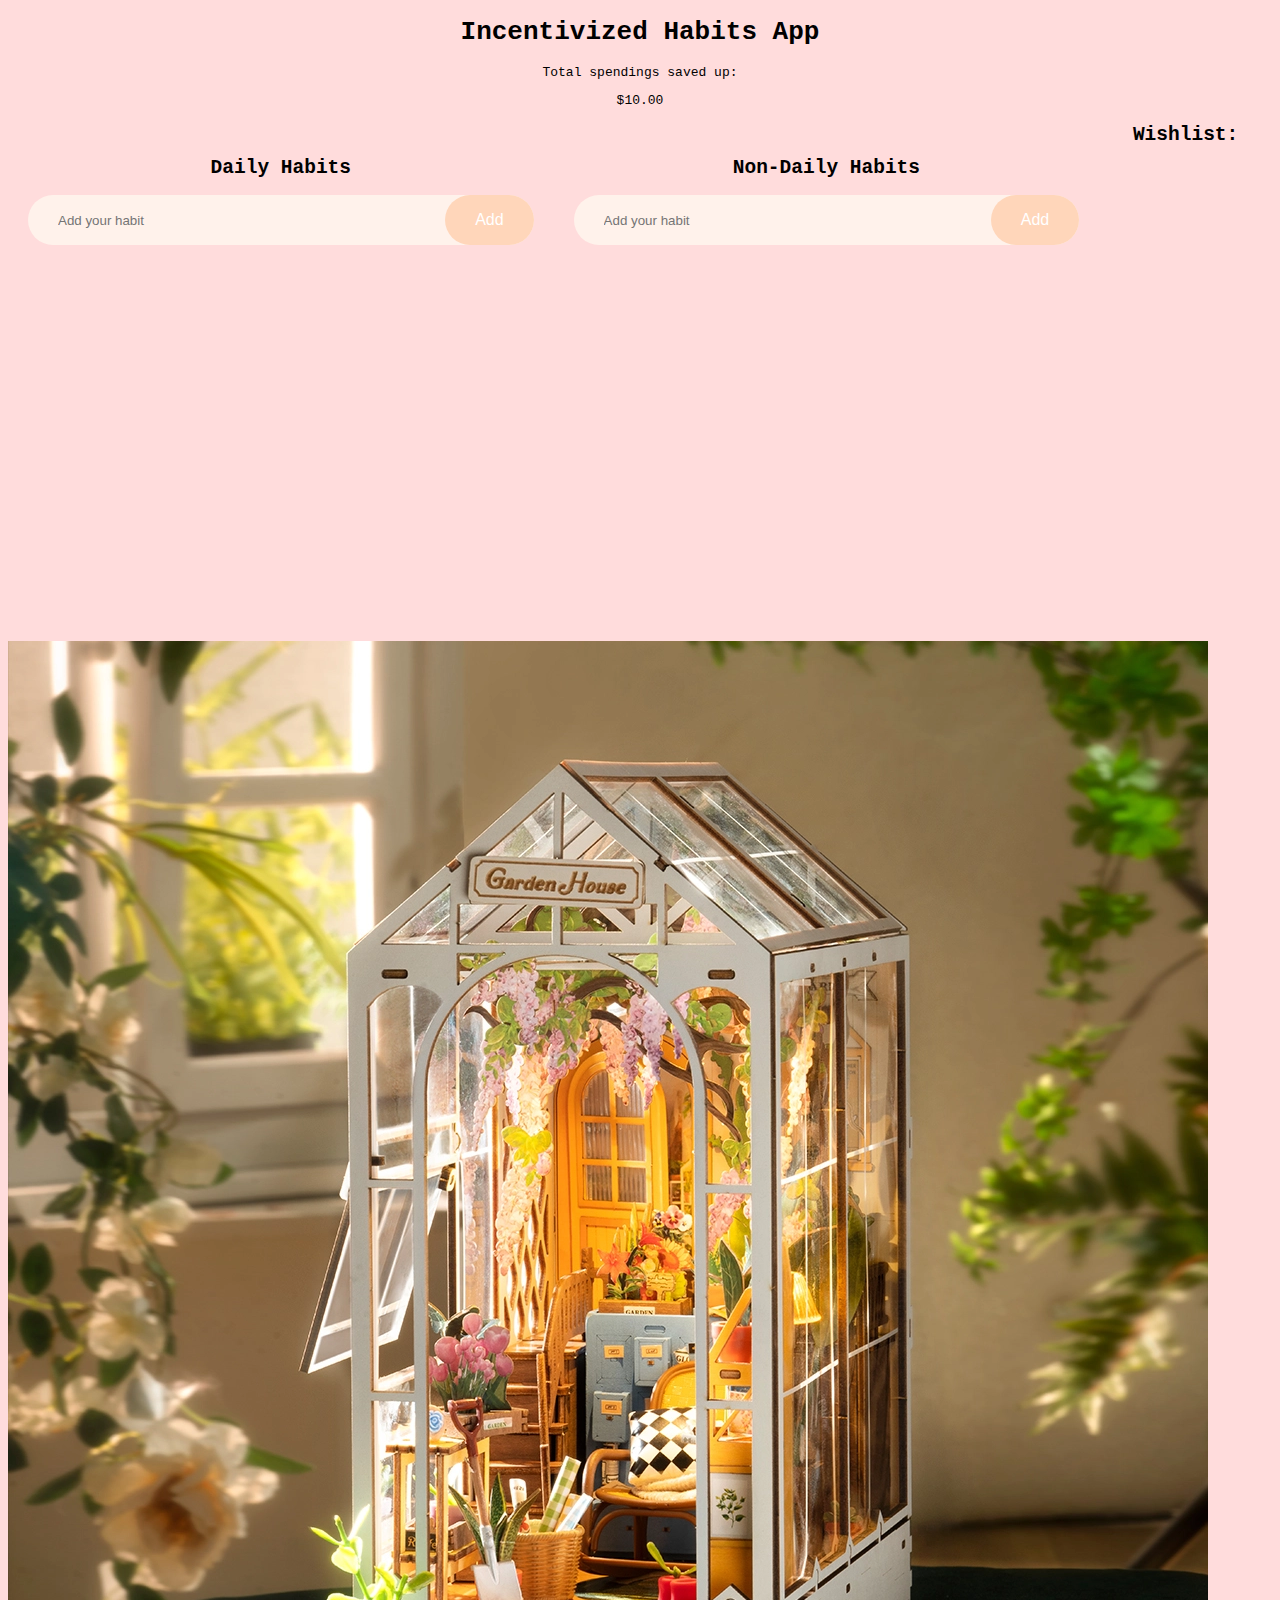
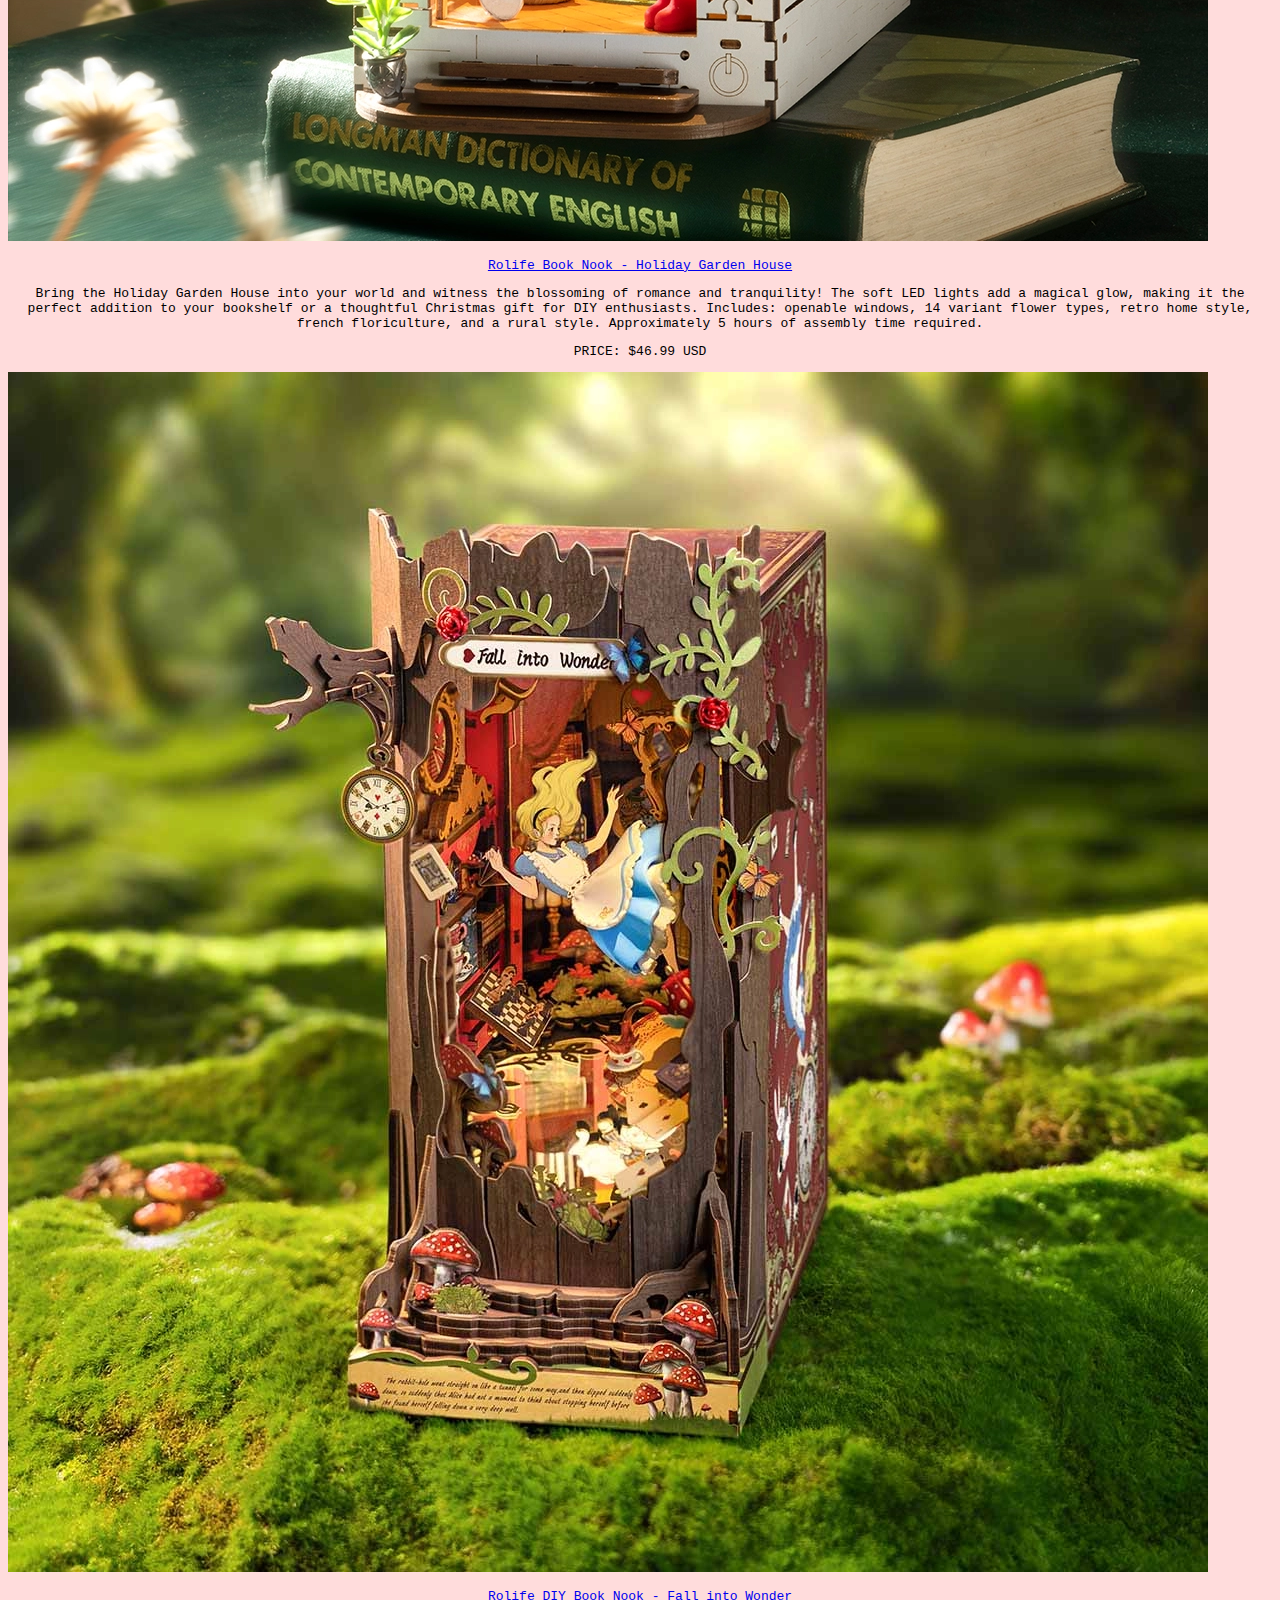
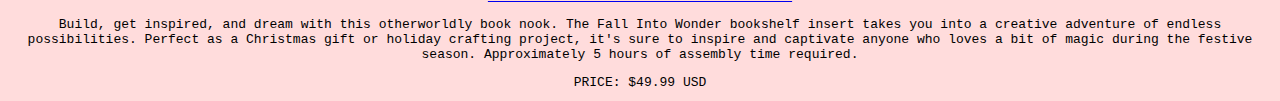
<file: index.html>
<!DOCTYPE html>
<html lang="en">
<head>
    <meta charset="UTF-8">
    <meta name="viewport" content="width=device-width, initial-scale=1.0">
    <title>Incentivized Habits App</title>
    <link href="styles.css" rel="stylesheet"/>
</head>
<body>

    <nav class="navbar">
        <ul class="nav-links">
            
        </ul>
    </nav>


    <h1>Incentivized Habits App</h1>
    <main>
        <div id="spendings-box">
            <p class="spending-desc">Total spendings saved up: </p>
            <p class="spending-desc">$10.00</p>
        </div>

        <div class="outer-container">
            <div class="check-container">
                <h2>Daily Habits</h2>
                <div class="add">
                    <input type="text" class="input" id="daily-input" placeholder="Add your habit"/>
                    <button onclick="addHabit('daily')">Add</button>
                </div>
                <ul id="daily-list-container"></ul>
            </div>

            <div class="check-container">
                <h2>Non-Daily Habits</h2>
                <div class="add">
                    <input type="text" class="input" id="non-daily-input" placeholder="Add your habit"/>
                    <button onclick="addHabit('nondaily')">Add</button>
                </div>
                <ul id="non-daily-list-container"></ul>
            </div>
        </div>

        <div id="wishlist-box">
            <h2>Wishlist:</h2>
        </div>

        <div id="placeholder-card">
            <div class="placeholder-child">
                <img class="wishlist-img" src="images/rolife.webp" alt="rolife book nook set of a garden house"/>
            </div>
            <div class="placeholder-child">
                <a href="https://www.rolifeonline.com/products/rolife-holiday-garden-house-book-nook-kit-tgb06" target="_blank">
                    <p>Rolife Book Nook - Holiday Garden House</p>
                </a>
                <p>
                    Bring the Holiday Garden House into your world and witness the blossoming of romance and tranquility! The soft LED lights add a magical glow,
                    making it the perfect addition to your bookshelf or a thoughtful Christmas gift for DIY enthusiasts. Includes: openable windows, 14 variant
                    flower types, retro home style, french floriculture, and a rural style. Approximately 5 hours of assembly time required.
                </p>
                <p>PRICE: $46.99 USD</p>
            </div>
        </div>

                <div id="placeholder-card">
            <div class="placeholder-child">
                <img class="wishlist-img" src="images/alice.webp" alt="rolife book nook set of a alice in wonderland falling into wonderland"/>
            </div>
            <div class="placeholder-child">
                <a href="https://www.rolifeonline.com/products/rolife-diy-book-nook-shelf-insert-fall-into-wonder-tgb12" target="_blank">
                    <p>Rolife DIY Book Nook - Fall into Wonder </p>
                </a>
                <p>
                    Build, get inspired, and dream with this otherworldly book nook. The Fall Into Wonder bookshelf insert takes you into a creative adventure
                    of endless possibilities. Perfect as a Christmas gift or holiday crafting project, it's sure to inspire and captivate anyone who loves a
                    bit of magic during the festive season. Approximately 5 hours of assembly time required.
                </p>
                <p>PRICE: $49.99 USD</p>
            </div>
        </div>

    </main>
    <script src="script.js"></script>
</body>
</html>

<!-- color palette link: https://colorhunt.co/palette/ffdcdcfff2ebffe8cdffd6ba -->
</file>
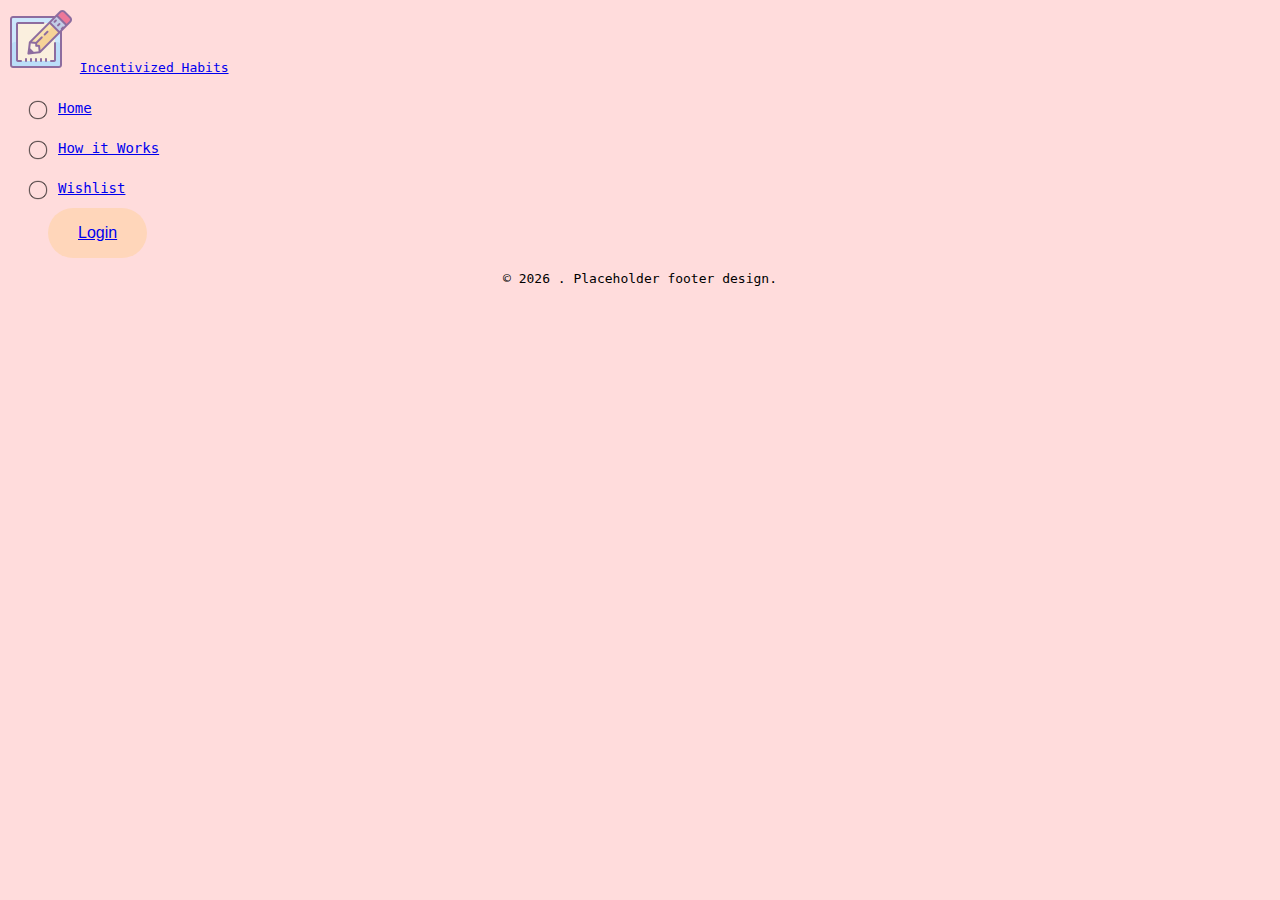
<file: about.html>
<!DOCTYPE html>
<html lang="en">
<head>
    <meta charset="UTF-8">
    <meta name="viewport" content="width=device-width, initial-scale=1.0">
    <title>Incentived Habits App</title>
    <link href="styles.css" rel="stylesheet"/>
</head>
<body>

    <nav class="navbar">
        <div class="navdiv">
            <div id="complete-logo">
                <img id="logo-img" src="images/icon.png" alt="a notepad and a pencil poised to write on it"/>
                <a id="logo-words" href="#">Incentivized Habits</a>
            </div>

            <ul id="nav-links">
                <li class="item"><a href="home.html">Home</a></li>
                <li class="item"><a href="about.html">How it Works</a></li>
                <li class="item"><a href="wishlist.html">Wishlist</a></li>
                <button class="btn"><a href="#">Login</a></button>
                <!--If going forward with functional login, make login in/sign up disappear
                and replaced with person's icon and account info link-->
            </ul>
        </div>
    </nav>

    <main>

    </main>


    <footer class="footer">
        <div class="footerdiv">
            <p id="footer-text">&copy; 2026 . Placeholder footer design.</p>
        </div>

    </footer>

    <script src="script.js"></script>
</body>
</html>
</file>
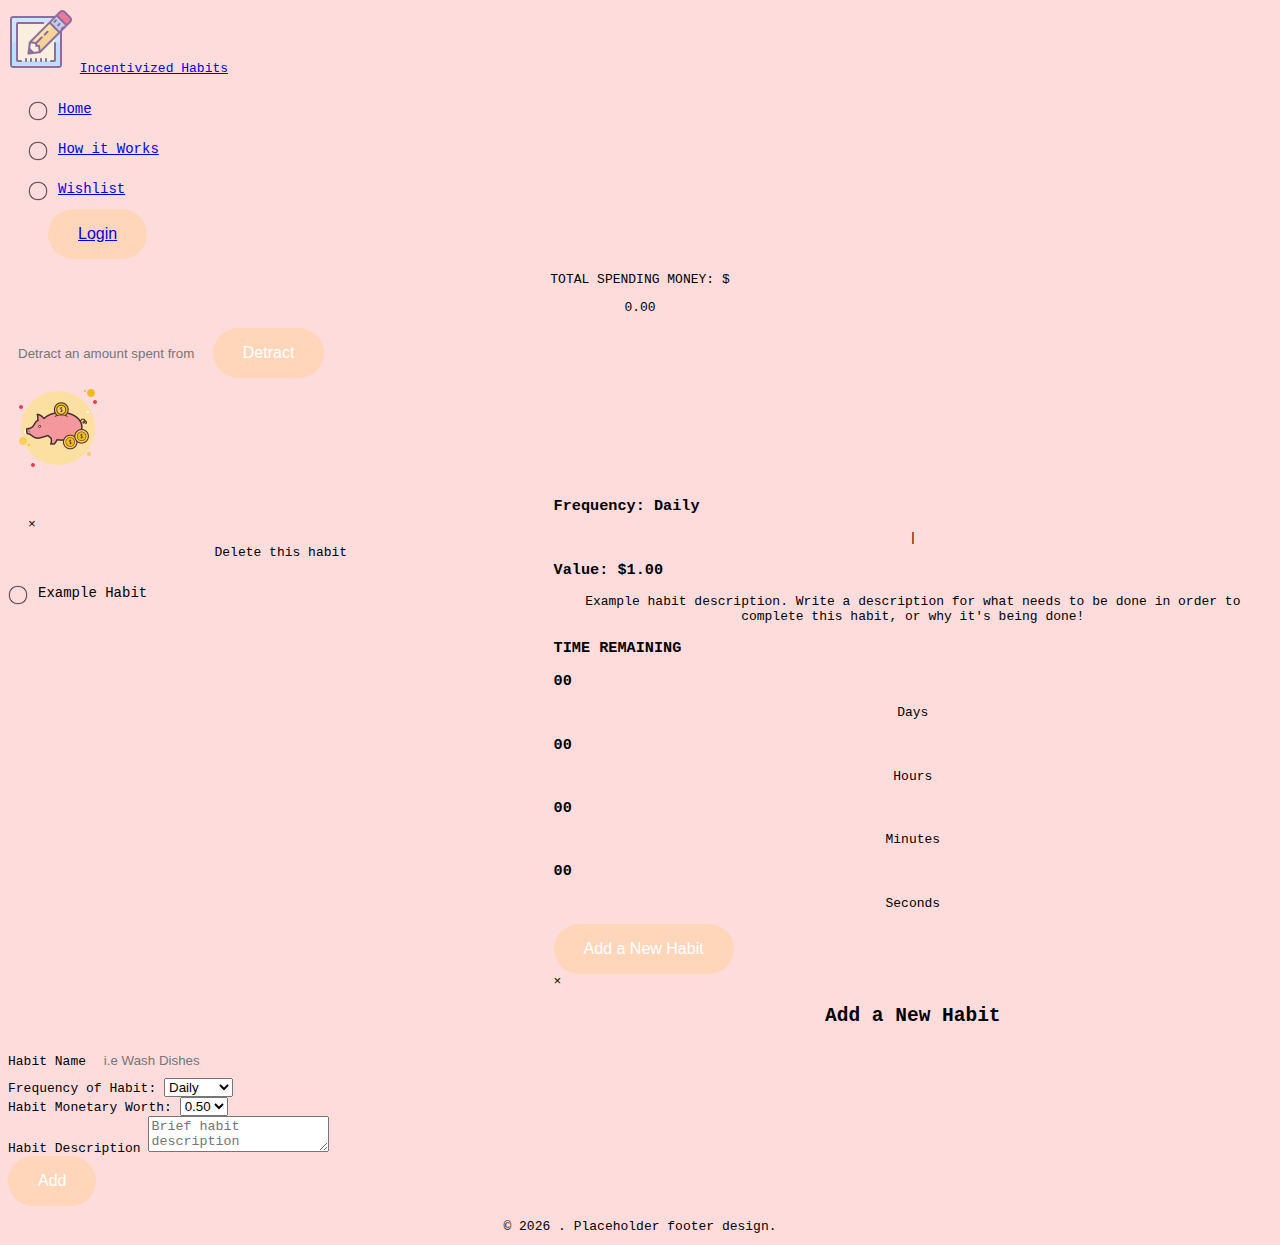
<file: home.html>
<!DOCTYPE html>
<html lang="en">
<head>
    <meta charset="UTF-8">
    <meta name="viewport" content="width=device-width, initial-scale=1.0">
    <title>Incentived Habits App</title>
    <link href="styles.css" rel="stylesheet"/>
</head>
<body>

    <nav class="navbar">
        <div class="navdiv">
            <div id="complete-logo">
                <img id="logo-img" src="images/icon.png" alt="a notepad and a pencil poised to write on it"/>
                <a id="logo-words" href="#">Incentivized Habits</a>
            </div>

            <ul id="nav-links">
                <li class="item"><a href="home.html">Home</a></li>
                <li class="item"><a href="about.html">How it Works</a></li>
                <li class="item"><a href="wishlist.html">Wishlist</a></li>
                <button class="btn"><a href="#">Login</a></button>
                <!--If going forward with functional login, make login in/sign up disappear
                and replaced with person's icon and account info link-->
            </ul>
        </div>
    </nav>

    <main>
        <div id="spendings-box">
            <div id="spendings-stack">
                <div class="centered-items">
                    <p class="spending-desc">TOTAL SPENDING MONEY: $</p>
                    <p class="spending-desc" id="savedAmount">0.00</p>
                </div>
                <div class="detract-money">
                    <input type="text" class="input" id="detractInput" placeholder="Detract an amount spent from spending money"/>
                    <button class="btn" onclick="detractTotal()">Detract</button>
                </div>
            </div>
            <img id="piggybank-img" src="images/piggy-bank.png" alt="pink piggy bank with money floating around"/>
        </div>

        <div id="habits-box">
            <div class="individual-habit" id="temp">
                <ul class="check-container">
                    <span class="habit-span">&times;</span>
                    <p class="hide">Delete this habit</p>
                    <li class="check-item" data-value="1.00">Example Habit</li>
                </ul>
                <div class="centered-items">
                    <h3>Frequency: Daily </h3>
                    <p> | </p>
                    <h3>Value: $1.00</h3>
                </div>
                <p>Example habit description. Write a description for what needs to be done in order to complete this habit, or why it's being done!</p>
                <h3>TIME REMAINING</h3>
                <div class="timer-box">
                    <div class="time">
                        <h3 class="days">00</h3>
                        <p>Days</p>
                    </div>
                    <div class="time">
                        <h3 class="hours">00</h3>
                        <p>Hours</p>
                    </div>
                    <div class="time">
                        <h3 class="minutes">00</h3>
                        <p>Minutes</p>
                    </div>
                    <div class="time">
                        <h3 class="seconds">00</h3>
                        <p>Seconds</p>
                    </div>
                </div>
            </div>
        </div>

        <div id="habits-add">
            <button id="openHabitPopup" class="btn">Add a New Habit</button>
            <div id="habitPopup">
                <div class="form-content">
                    <span class="close-btn" id="closeHabitPopup">&times;</span>
                    <h2>Add a New Habit</h2>
                    <form id="habitPopupForm">
                        <div class="input-group">
                            <label for="name">Habit Name</label>
                            <input type="text" id="habitTitle" placeholder="i.e Wash Dishes" required>
                        </div>

                        <div class="input-group">
                            <label for="frequency">Frequency of Habit:</label>
                            <select name="frequency" id="habitFrequency">
                                <option value="Daily">Daily</option>
                                <option value="Weekly">Weekly</option>
                                <option value="Monthly">Monthly</option>
                            </select>
                        </div>

                        <div class="input-group">
                            <label for="amount">Habit Monetary Worth:</label>
                            <select name="amount" id="habitAmount">
                                <option value="0.50">0.50</option>
                                <option value="1.00">1.00</option>
                                <option value="1.50">1.50</option>
                                <option value="2.00">2.00</option>
                                <option value="2.50">2.50</option>
                                <option value="3.00">3.00</option>
                                <option value="3.50">3.50</option>
                                <option value="4.00">4.0</option>
                                <option value="4.50">4.50</option>
                                <option value="5.00">5.00</option>
                            </select>
                        </div>

                        <div class="input-group">
                            <label for="description">Habit Description</label>
                            <textarea id="habitDescription" placeholder="Brief habit description" maxlength="140" required></textarea>
                        </div>

                        <button type="submit" id="submitHabitInformation" class="btn">Add</button>
                    </form>
                </div>
            </div>
        </div>

    </main>

    <footer class="footer">
        <div class="footerdiv">
            <p id="footer-text">&copy; 2026 . Placeholder footer design.</p>
        </div>

    </footer>

    <script src="script.js"></script>
</body>
</html>
</file>
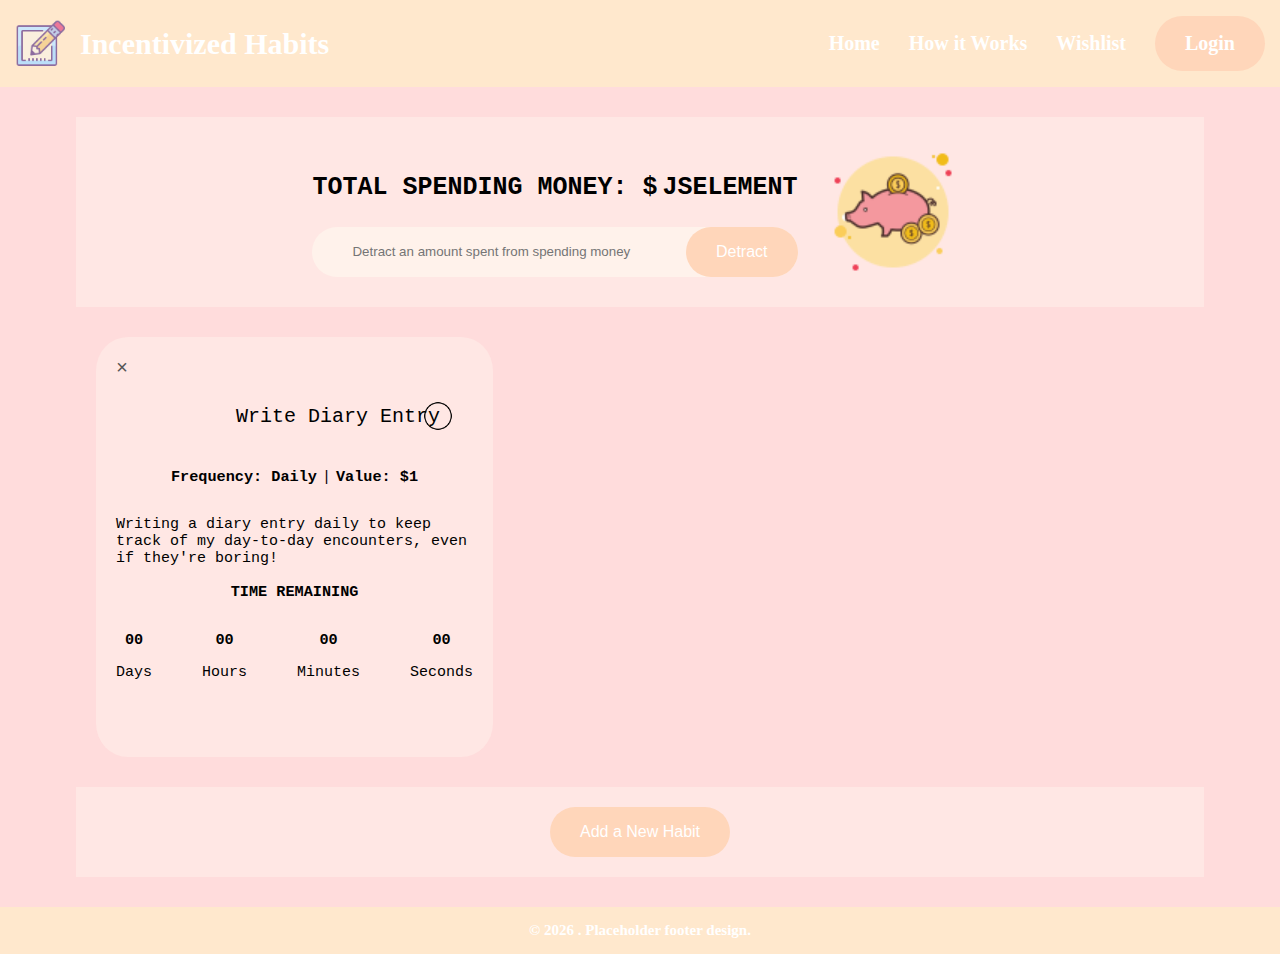
<file: indexother.html>
<!DOCTYPE html>
<html lang="en">
<head>
    <meta charset="UTF-8">
    <meta name="viewport" content="width=device-width, initial-scale=1.0">
    <title>Incentived Habits App</title>
    <link href="stylesother.css" rel="stylesheet"/>
</head>
<body>

    <nav class="navbar">
        <div class="navdiv">
            <div id="complete-logo">
                <img id="logo-img" src="images/icon.png" alt="a notepad and a pencil poised to write on it"/>
                <a id="logo-words" href="#">Incentivized Habits</a>
            </div>

            <ul id="nav-links">
                <li class="item"><a href="#">Home</a></li>
                <li class="item"><a href="#">How it Works</a></li>
                <li class="item"><a href="#">Wishlist</a></li>
                <button class="btn"><a href="#">Login</a></button>
                <!--If going forward with functional login, make login in/sign up disappear
                and replaced with person's icon and account info link-->
            </ul>
        </div>
    </nav>

    <main>
        <div id="spendings-box">
            <div id="spendings-stack">
                <div class="centered-items">
                    <p class="spending-desc">TOTAL SPENDING MONEY: $</p>
                    <p class="spending-desc" id="savedAmount">JSELEMENT</p>
                </div>
                <div class="detract-money">
                    <input type="text" class="input" id="detract-input" placeholder="Detract an amount spent from spending money"/>
                    <button class="btn">Detract</button>
                </div>
            </div>
            <img id="piggybank-img" src="images/piggy-bank.png" alt="pink piggy bank with money floating around"/>
        </div>

        <div id="habits-box">
            <div class="individual-habit" id="temp">
                <span class="habit-span">&times;</span>
                <p class="hide">Delete this habit</p>
                <ul class="check-container">
                    <li class="check-item">Write Diary Entry</li>
                </ul>
                <div class="centered-items">
                    <h3>Frequency: Daily </h3>
                    <p> | </p>
                    <h3>Value: $1</h3>
                </div>
                <p>Writing a diary entry daily to keep track of my day-to-day encounters, even if they're boring!</p>
                <h3>TIME REMAINING</h3>
                <div class="timer-box">
                    <div class="time">
                        <h3 id="days">00</h3>
                        <p>Days</p>
                    </div>
                    <div class="time">
                        <h3 id="hours">00</h3>
                        <p>Hours</p>
                    </div>
                    <div class="time">
                        <h3 id="minutes">00</h3>
                        <p>Minutes</p>
                    </div>
                    <div class="time">
                        <h3 id="seconds">00</h3>
                        <p>Seconds</p>
                    </div>
                </div>
            </div>
        </div>

        <div id="habits-add">
            <button id="openHabitPopup" class="btn">Add a New Habit</button>
            <div id="habitPopup">
                <div class="form-content">
                    <span class="close-btn" id="closeHabitPopup">&times;</span>
                    <h2>Add a New Habit</h2>
                    <form id="habitPopupForm">
                        <div class="input-group">
                            <label for="name">Habit Name</label>
                            <input type="text" id="habitTitle" placeholder="i.e Wash Dishes" required>
                        </div>

                        <div class="input-group">
                            <label for="frequency">Frequency of Habit:</label>
                            <select name="frequency" id="habitFrequency">
                                <option value="Daily">Daily</option>
                                <option value="Weekly">Weekly</option>
                                <option value="Monthly">Monthly</option>
                            </select>
                        </div>

                        <div class="input-group">
                            <label for="amount">Habit Monetary Worth:</label>
                            <select name="amount" id="habitAmount">
                                <option value="0.5">0.5</option>
                                <option value="1">1</option>
                                <option value="1.5">1.5</option>
                                <option value="2">2</option>
                                <option value="2.5">2.5</option>
                                <option value="3">3</option>
                                <option value="3.5">3.5</option>
                                <option value="4">4</option>
                                <option value="4.5">4.5</option>
                                <option value="5">5</option>
                            </select>
                        </div>

                        <div class="input-group">
                            <label for="description">Habit Description</label>
                            <textarea id="habitDescription" placeholder="Brief habit description" maxlength="140" required></textarea>
                        </div>

                        <button type="submit" id="submitHabitInformation" class="btn">Add</button>
                    </form>
                </div>
            </div>
        </div>

    </main>

    <footer class="footer">
        <div class="footerdiv">
            <p id="footer-text">&copy; 2026 . Placeholder footer design.</p>
        </div>

    </footer>

    <script src="scriptother.js"></script>
</body>
</html>
</file>
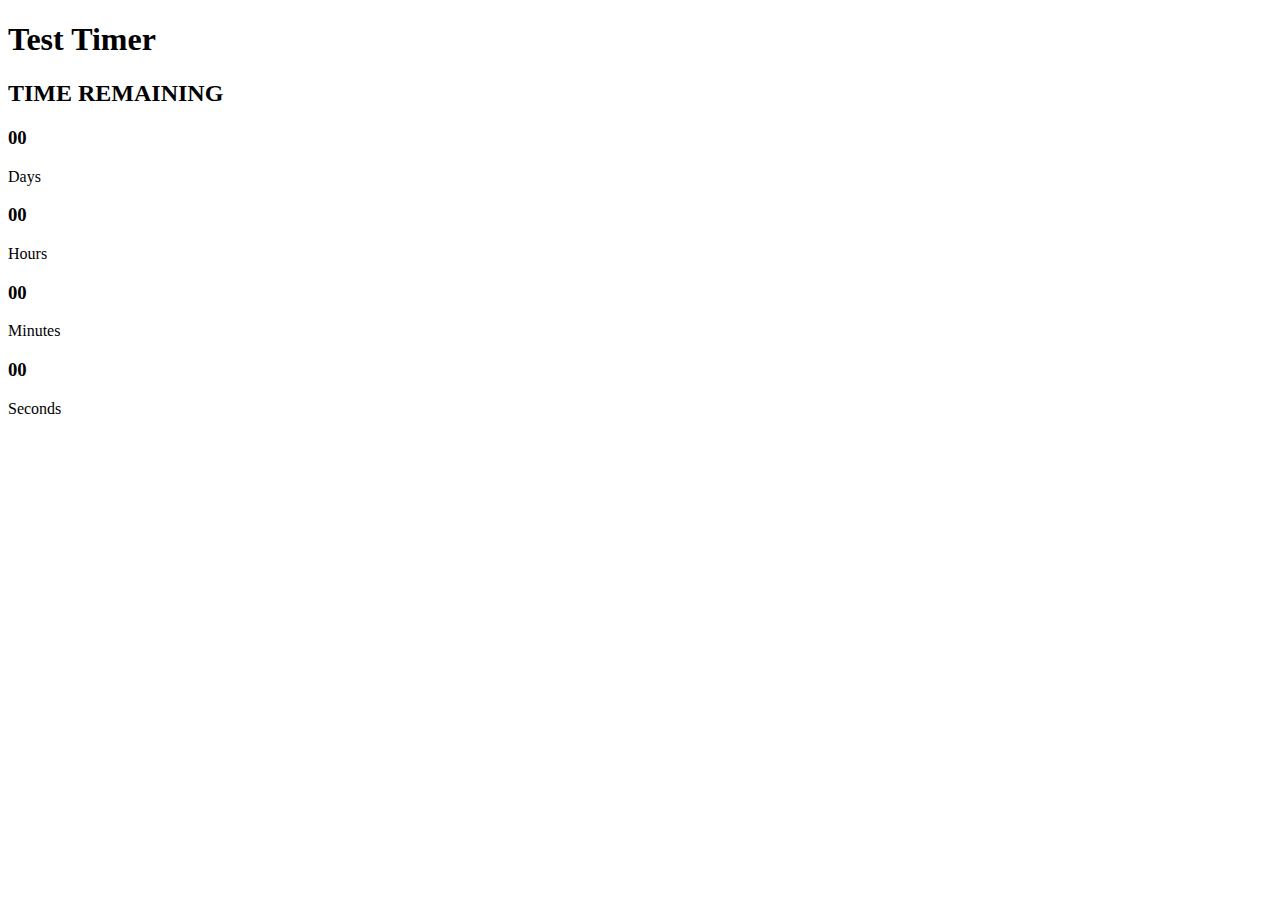
<file: testimerpage.html>
<!DOCTYPE html>
<html lang="en">
<head>
    <meta charset="UTF-8">
    <meta name="viewport" content="width=device-width, initial-scale=1.0">
    <title>Test Timer</title>
</head>
<body>
    <main>
        <h1>Test Timer</h1>
        <h2>TIME REMAINING</h2>
        <div class="timer-box">
            <div class="time">
                <h3 id="days">00</h3>
                <p>Days</p>
            </div>
            <div class="time">
                <h3 id="hours">00</h3>
                <p>Hours</p>
            </div>
            <div class="time">
                 <h3 id="minutes">00</h3>
                <p>Minutes</p>
            </div>
            <div class="time">
                <h3 id="seconds">00</h3>
                <p>Seconds</p>
            </div>
        </div>
    </main>

    <script src="testimer.js"></script>
</body>
</html>
</file>
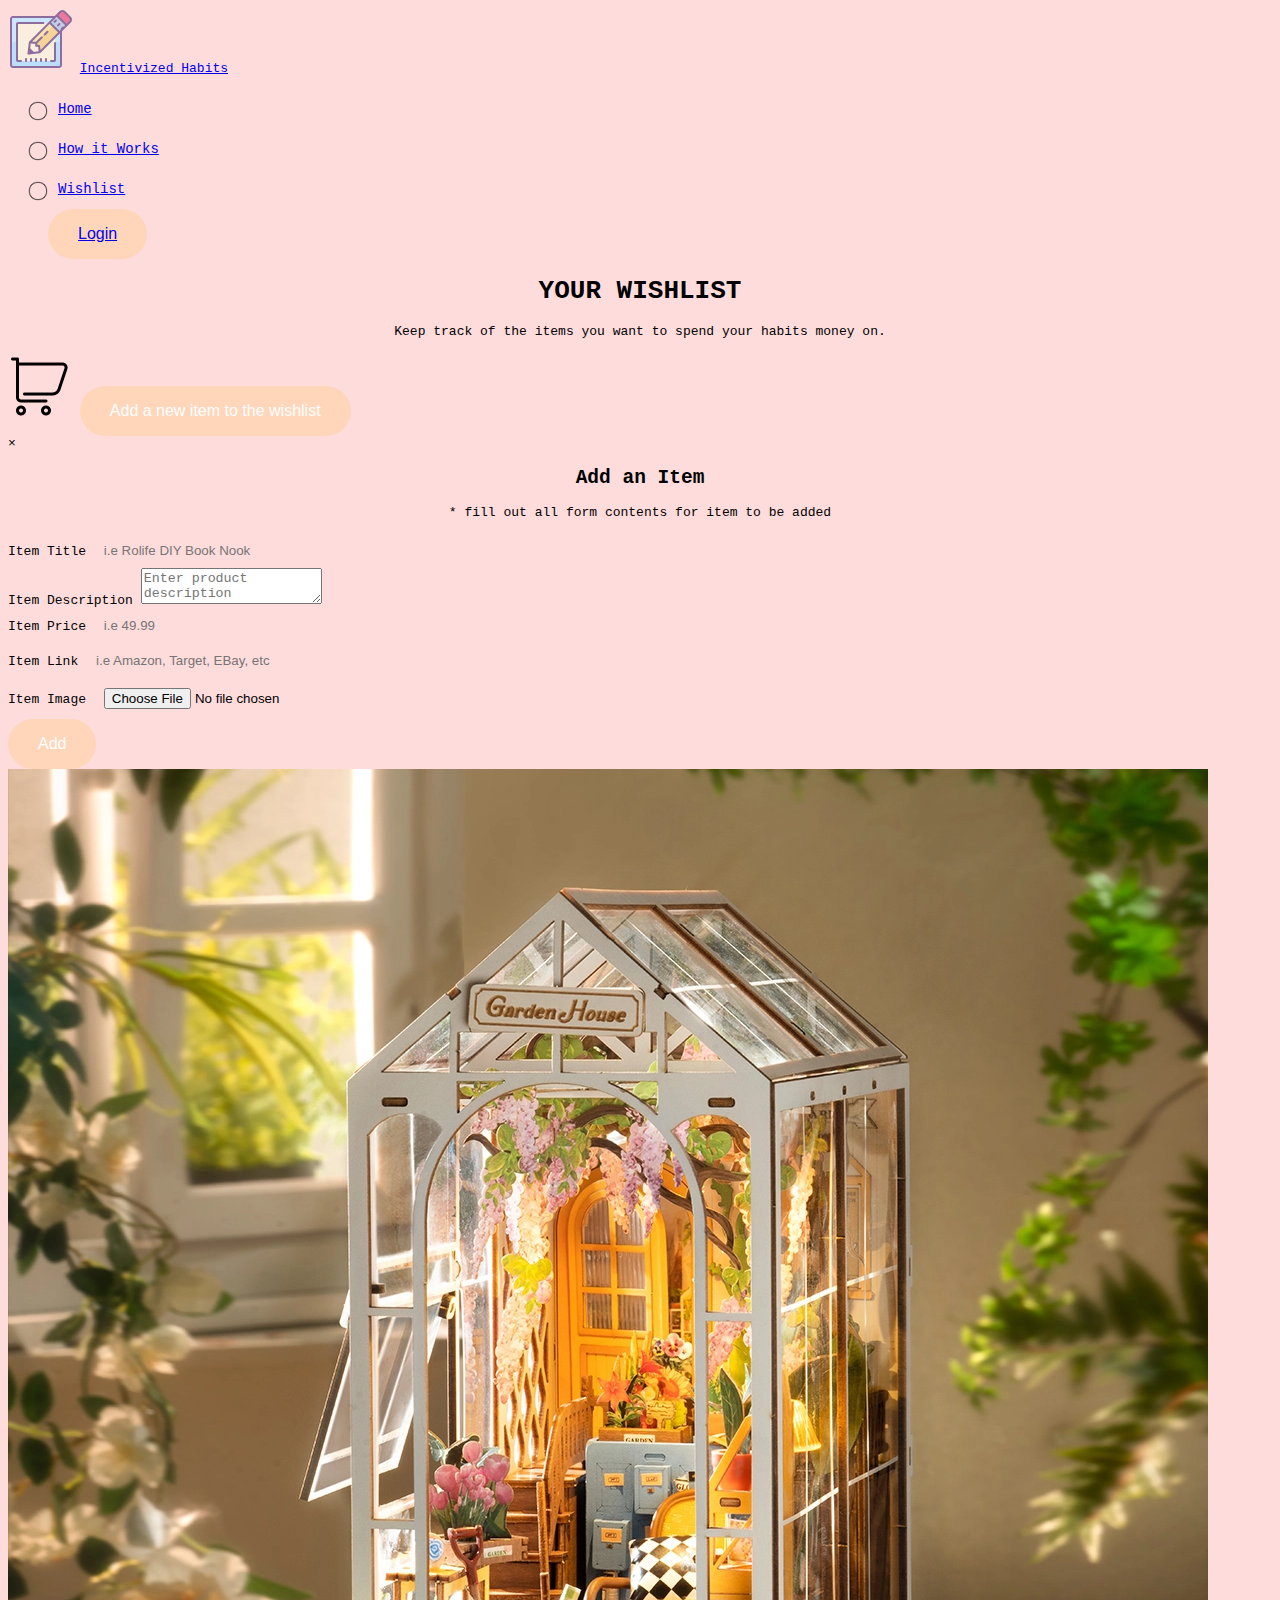
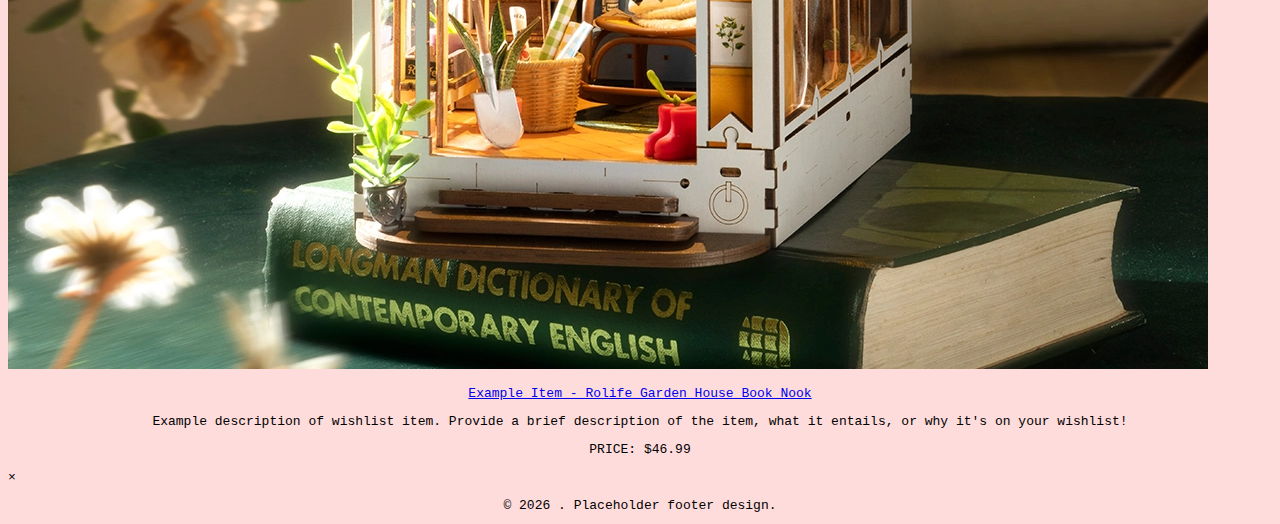
<file: wishlist.html>
<!DOCTYPE html>
<html lang="en">
<head>
    <meta charset="UTF-8">
    <meta name="viewport" content="width=device-width, initial-scale=1.0">
    <title>Incentived Habits App</title>
    <link href="styles.css" rel="stylesheet"/>
</head>
<body>

    <nav class="navbar">
        <div class="navdiv">
            <div id="complete-logo">
                <img id="logo-img" src="images/icon.png" alt="a notepad and a pencil poised to write on it"/>
                <a id="logo-words" href="#">Incentivized Habits</a>
            </div>

            <ul id="nav-links">
                <li class="item"><a href="home.html">Home</a></li>
                <li class="item"><a href="about.html">How it Works</a></li>
                <li class="item"><a href="wishlist.html">Wishlist</a></li>
                <button class="btn"><a href="#">Login</a></button>
                <!--If going forward with functional login, make login in/sign up disappear
                and replaced with person's icon and account info link-->
            </ul>
        </div>
    </nav>

    <main>
        <div id="wishlist-title">
            <h1>YOUR WISHLIST</h1>
            <p>Keep track of the items you want to spend your habits money on.</p>
        </div>

        <div id="wishlist-card-area">
            <div id="wishlist-add">
                <img id="wishlist-icon" src="images/shopping-icon.png" alt="shopping cart icon"/>
                <button id="openWishlistPopup" class="btn">Add a new item to the wishlist</button>
                <div id="wishlistPopup">
                    <div class="form-content">
                        <span class="close-btn" id="closeWishlistPopup">&times;</span>
                        <h2>Add an Item</h2>
                        <p>* fill out all form contents for item to be added</p>
                        <form id="wishlistPopupForm">
                            <div class="input-group">
                                <label for="wishlistTitle">Item Title</label>
                                <input type="text" id="wishlistTitle" placeholder="i.e Rolife DIY Book Nook" required/>
                            </div>
                            <div class="input-group">
                                <label for="wishlistDesc">Item Description</label>
                                <textarea id="wishlistDesc" placeholder="Enter product description" maxlength="40" required></textarea>
                            </div>
                            <div class="input-group">
                                <label for="wishlistPrice">Item Price</label>
                                <input type="text" id="wishlistPrice" placeholder="i.e 49.99" required/>
                            </div>
                            <div class="input-group">
                                <label for="wishlistLink">Item Link</label>
                                <input type="text" id="wishlistLink" placeholder="i.e Amazon, Target, EBay, etc" required/>
                            </div>
                            <div class="input-group">
                                <label for="wishlistImage">Item Image</label>
                                <input type="file" id="wishlistFileUpload" name="wishlistFileUpload" accept="img/*"/>
                            </div>
                            <button type="submit" id="submitWishlistInformation" class="btn">Add</button>
                        </form>
                    </div>
                </div>
            </div>
            
            <div class="wishlist-card">
                <div>
                    <img class="wishlist-img" src="images/rolife.webp" alt="rolife book nook set of a garden house"/>
                </div>
                <div class="wishlist-card-child">
                    <a href="https://www.rolifeonline.com/products/rolife-holiday-garden-house-book-nook-kit-tgb06" target="_blank">
                        <p>Example Item - Rolife Garden House Book Nook</p>
                    </a>
                    <p>
                        Example description of wishlist item. Provide a brief description of the item, what it entails, or why it's on your wishlist!
                    </p>
                    <p>PRICE: $46.99</p>
                </div>
                <span>&times;</span>
            </div>
        </div>
    </main>

    <footer class="footer">
        <div class="footerdiv">
            <p id="footer-text">&copy; 2026 . Placeholder footer design.</p>
        </div>

    </footer>

    <script src="wishlistscript.js"></script>
</body>
</html>
</file>
<file: styles.css>
body {
    background-color: #FFDCDC;
    font-family: monospace;
}

h1 {
    text-align: center;
}

h2 {
    text-align: center;
}

p {
    text-align: center;
}

.total-box {
    height: 240px;
    width: 300px;
    padding: 20px; 
    margin: auto;
}

.check-container {
    margin: auto;
    float: left;
    height: 480px;
    width: 40%;
    padding: 20px 20px;
}

#column1 {
    background-color: rgb(255 242 235 / 0.5)
}

#column2 {
    background-color: rgb(255 242 235 / 0.5)
}

.add {
    display: flex;
    align-items: center;
    justify-content: space-between;
    background: #FFF2EB;
    border-radius: 30px;
    padding-left: 20px;
    margin-bottom: 20px;
}

input {
    flex: 1;
    border: none; 
    outline: none;
    background: transparent;
    padding: 10px;

}

button {
    border: none; 
    outline: none;
    padding: 16px 30px;
    background: #FFD6BA;
    color: #fff;
    font-size: 16px;
    cursor: pointer;
    border-radius: 40px;
}

ul li {
    list-style: none;
    font-size: 14px;
    padding: 12px 8px 12px 10px;
    user-select: none;
    cursor: pointer;
    position: relative;
}

ul li::before {
    content: '';
    position: absolute;
    height: 20px;
    width: 20px;
    border-radius: 50%;
    background-image: url(images/unchecked-circle.png);
    background-size: cover;
    background-position: center;
    top: 12px;
    left: -20px;
}

ul li.checked {
    color: #555;
    text-decoration: line-through;

}

ul li.checked::before {
    background-image: url(images/checked-circle.png)
}

ul li span {
    position: absolute;
    right: 0;
    top: 5px;
    width: 40px;
    height: 40px;
    font-size: 22px;
    color: #555;
    line-height: 40px;
    text-align: center;
    border-radius: 50%;
}

ul li span:hover {
    color: white;
}
</file>
<file: stylesother.css>
body {
    background-color: #FFDCDC;
    font-family: monospace;
    margin: 0;
}

h1, h2, h3 {
    text-align: center;
}

p {
    font-size: 15px;
}

.centered-items {
    display: flex;
    align-items: center;
    justify-content: center;
    gap: 5px;
}

/***** HEADER *****/

.navbar {
    background: #FFE8CD;
    font-family: calibiri;
    padding-right: 15px;
    padding-left: 15px;
    margin-bottom: 30px;
}

.navdiv {
    display: flex;
    align-items: center;
    justify-content: space-between;
}

#complete-logo {
    display: flex;
    align-items: center;
    gap: 15px;
}

#logo-words {
    font-size: 30px;
    font-weight: bold;
    color: white;
    text-decoration: none;
}

#logo-img {
    height: 50px;
    width: 50px;
}

#nav-links {
    list-style: none;
}

.item {
    display: inline-block;
}

.item a {
    font-size: 20px;
    font-weight: bold;
    color: white;
    text-decoration: none;
    margin-right: 25px;
}

.btn {
    background: #FFD6BA;
    color: #fff; 
    border: none;
    outline: none;
    font-size: 16px;
    cursor: pointer;
    border-radius: 40px;
    padding: 16px 30px;
}

.btn a {
    font-size: 20px;
    font-weight: bold;
    color: white;
    text-decoration: none;
    font-family: calibri;
}

/***** MONEY-COUNTER *****/
#spendings-box {
    height: 100;
    width: 85%;
    padding: 20px;
    margin: auto;
    background-color: rgb(255 242 235 / 0.5);

    display: flex;
    align-items: center;
    gap: 20px;
    justify-content: center;
}

.spending-desc {
    font-weight: bold;
    font-size: 25px;
}

#piggybank-img {
    height: 150px;
    width: 150px;
}

.detract-money {
    display: flex;
    align-items: center;
    justify-content: space-between;

    background: #FFF2EB;
    border-radius: 30px;
    padding-left: 30px;
}

input {
    flex: 1;
    border: none;
    outline: none;
    background: transparent; 
    padding: 10px;
}

/***** HABIT-CARDS *****/

#habits-box {
    display: grid;
    grid-template-columns: repeat(3, 1fr);
    gap: 40px;
    margin: 30px auto;
    width: 85%;
}

.individual-habit {
    margin: 0;
    float: none;
    height: 380px;
    padding: 20px 20px;
    border-radius: 8%;
    background-color: rgb(255 242 235 / 0.5)
}

#habits-add {
    height: 100;
    width: 85%;
    padding: 20px;
    margin: 30px auto;
    background-color: rgb(255 242 235 / 0.5);

    display: flex;
    align-items: center;
    justify-content: center;
}

.check-container .check-item {
    list-style: none;
    font-size: 20px;
    padding: 12px 8px 12px 80px;
    user-select: none;
    cursor: pointer;
    position: relative;
}

.check-container .check-item::before {
    content: '';
    position: absolute;
    height: 30px;
    width: 30px;
    border-radius: 50%; 
    background-image: url(images/unchecked-circle.png);
    background-size: cover;
    background-position: center;
    top: 8px;
    right: 20px;
}

.check-container .check-item.checked {
    color: #555;
}

.check-container .check-item.checked::before {
    background-image: url(images/checked-circle.png);
}

.habit-span {
    position: relative;
    width: 20px;
    height: 20px;
    font-size: 20px;
    color: #555;
    text-align: center;
    border-radius: 50%;
    cursor: pointer;
}

.hide {
  display: none;
}

.habit-span:hover + .hide {
  display: block;
  color: red;
}

.habit-span:hover {
    color: white;
}

.timer-box {
    display: flex;
    gap: 50px;
    align-items: center;
    justify-content: center;
}

.time {
    text-align: center;
}

.time h2 {
    font-weight: 100;
}

#habitPopup {
    display: none;
    position: fixed;
    top: 0;
    left: 0;
    width: 100%;
    height: 100%;
    background-color: rgba(0, 0, 0, 0.5);
    justify-content: center;
    align-items: center;
}

.form-content {
    background-color: white;
    padding: 40px;
    border-radius: 10px;
    max-width: 500px;
    width: 100%;
    box-shadow: 0 4px 8px rgba(0, 0, 0, 0.1);
    position: relative;
}

.input-group {
    margin-bottom: 20px;
}

.input-group label {
    display: block;
    margin-bottom: 5px;
    font-size: 14px;
}

.input-group input, .input-group textarea {
    width: 100%;
    padding: 10px;
    border: 1px solid #ddd;
    border-radius: 5px;
    font-size: 16px;
}

.input-group textarea {
    height: 100px;
    resize: vertical;
}

/***** HOW IT WORKS PAGE *****/

/***** WISHLIST PAGE *****/

/***** FOOTER *****/

.footer {
    background: #FFE8CD;
    font-family: calibiri;
    padding-right: 15px;
    padding-left: 15px;
    margin-top: 30px;
}

.footerdiv {
    display: flex;
    align-items: center;
    justify-content: center;
}

#footer-text {
    color: white;
    font-weight: bold;
}
</file>
